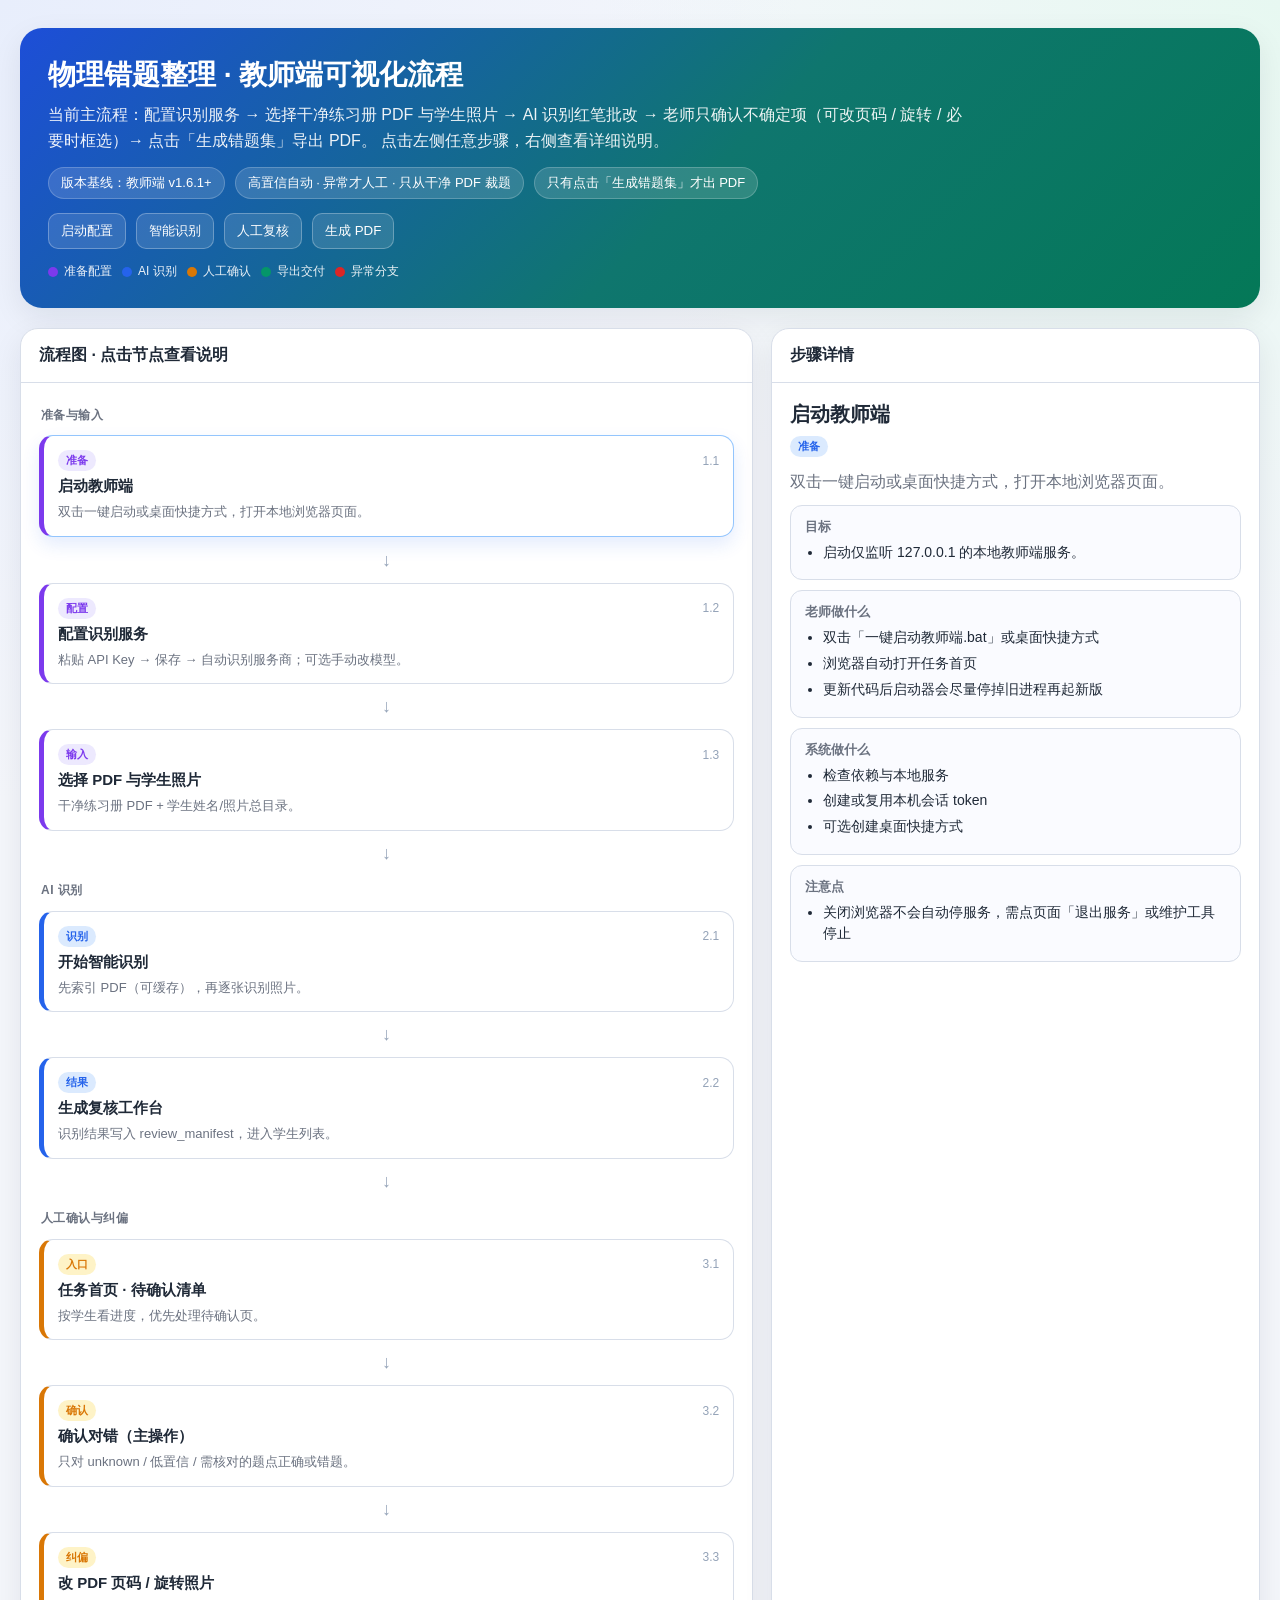
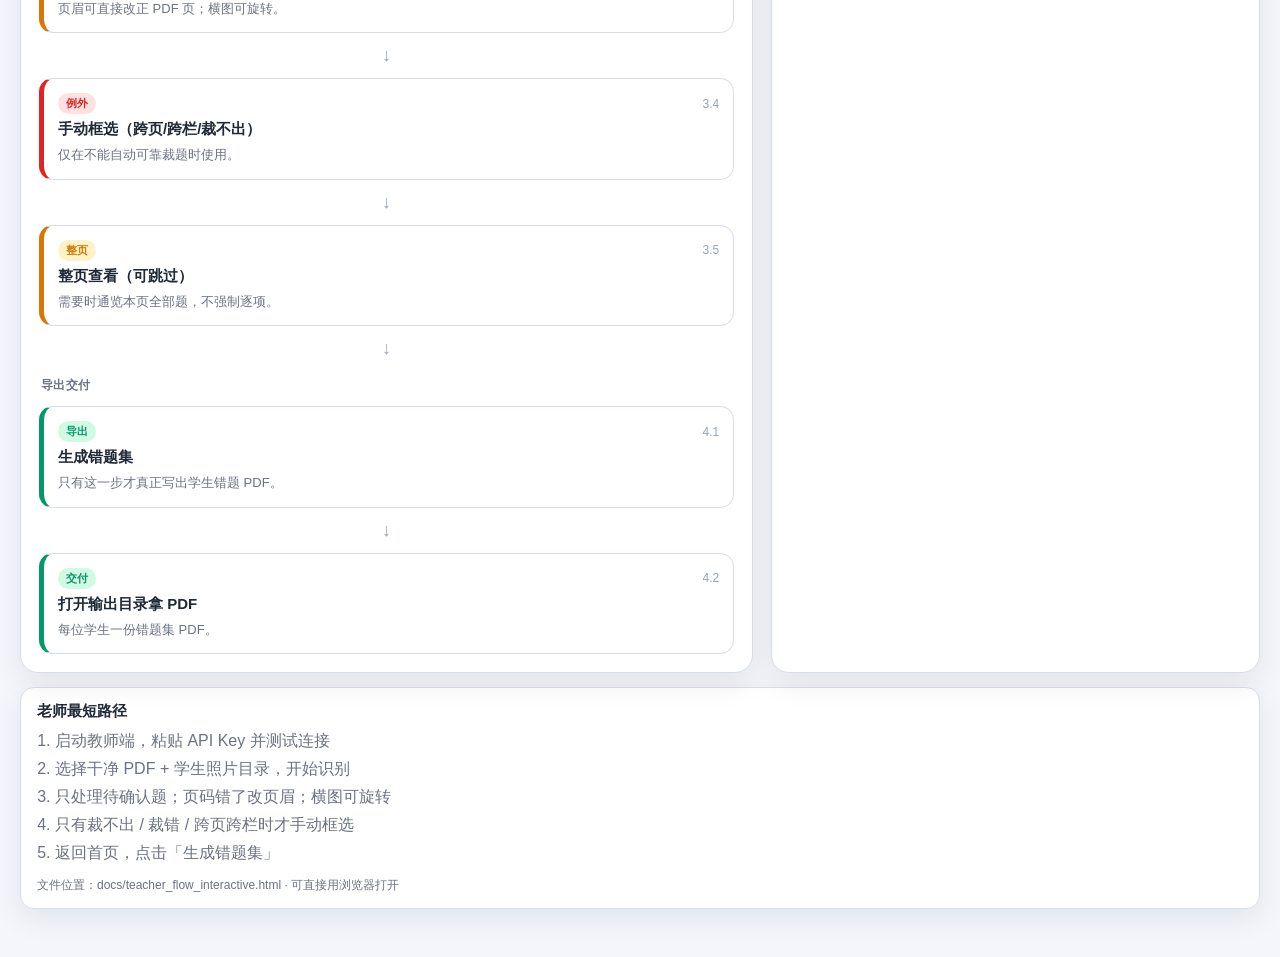
<file: docs/teacher_flow_interactive.html>
<!DOCTYPE html>
<html lang="zh-CN">
<head>
<meta charset="utf-8" />
<meta name="viewport" content="width=device-width, initial-scale=1" />
<title>物理错题整理 · 教师端流程（可交互）</title>
<style>
:root{
  --bg:#f4f6fb;--card:#fff;--ink:#1f2937;--muted:#6b7280;--line:#d8dee9;
  --blue:#2563eb;--blue-soft:#dbeafe;--green:#059669;--green-soft:#d1fae5;
  --amber:#d97706;--amber-soft:#fef3c7;--red:#dc2626;--red-soft:#fee2e2;
  --purple:#7c3aed;--purple-soft:#ede9fe;--shadow:0 10px 30px rgba(15,23,42,.08);
}
*{box-sizing:border-box}
body{
  margin:0;
  font-family:-apple-system,BlinkMacSystemFont,"Segoe UI","Microsoft YaHei UI",sans-serif;
  color:var(--ink);
  background:radial-gradient(circle at top left,#e8eefc 0,transparent 28%),
             radial-gradient(circle at top right,#e7f8f1 0,transparent 24%),var(--bg);
}
.wrap{max-width:1280px;margin:0 auto;padding:28px 20px 48px}
.hero{
  background:linear-gradient(135deg,#1d4ed8,#0f766e 55%,#047857);
  color:#fff;border-radius:22px;padding:28px;box-shadow:var(--shadow);margin-bottom:20px;
}
.hero h1{margin:0 0 8px;font-size:28px}
.hero p{margin:0;opacity:.92;line-height:1.6;max-width:920px}
.meta,.toolbar,.legend{display:flex;flex-wrap:wrap;gap:10px;margin-top:14px}
.pill{
  background:rgba(255,255,255,.14);border:1px solid rgba(255,255,255,.2);
  border-radius:999px;padding:6px 12px;font-size:13px;
}
button.tool{
  border:1px solid rgba(255,255,255,.28);background:rgba(255,255,255,.12);
  color:#fff;border-radius:10px;padding:8px 12px;cursor:pointer;
}
button.tool:hover{background:rgba(255,255,255,.2)}
.legend span{display:inline-flex;align-items:center;gap:6px;font-size:12px;color:rgba(255,255,255,.92)}
.dot{width:10px;height:10px;border-radius:50%;display:inline-block}
.layout{display:grid;grid-template-columns:1.35fr .9fr;gap:18px}
@media(max-width:980px){.layout{grid-template-columns:1fr}}
.panel{background:var(--card);border:1px solid var(--line);border-radius:18px;box-shadow:var(--shadow)}
.panel h2{margin:0;padding:16px 18px;border-bottom:1px solid var(--line);font-size:16px}
.flow{padding:18px;display:grid;gap:12px}
.lane-title{font-size:12px;font-weight:700;color:var(--muted);letter-spacing:.04em;margin:6px 2px 0}
.node{
  border:1px solid var(--line);border-left:5px solid var(--blue);border-radius:14px;
  padding:14px;background:#fff;cursor:pointer;transition:.15s;
}
.node:hover,.node.active{transform:translateY(-1px);box-shadow:0 8px 18px rgba(37,99,235,.12);border-color:#93c5fd}
.node.setup{border-left-color:var(--purple)}
.node.review{border-left-color:var(--amber)}
.node.export{border-left-color:var(--green)}
.node.warn{border-left-color:var(--red)}
.kicker{display:flex;justify-content:space-between;gap:10px;align-items:center;margin-bottom:6px}
.tag{font-size:11px;font-weight:700;padding:3px 8px;border-radius:999px;background:var(--blue-soft);color:var(--blue)}
.node.setup .tag{background:var(--purple-soft);color:var(--purple)}
.node.review .tag{background:var(--amber-soft);color:var(--amber)}
.node.export .tag{background:var(--green-soft);color:var(--green)}
.node.warn .tag{background:var(--red-soft);color:var(--red)}
.node h3{margin:0 0 6px;font-size:15px}
.node p{margin:0;color:var(--muted);font-size:13px;line-height:1.5}
.arrow{text-align:center;color:#94a3b8;font-size:18px;user-select:none}
.detail{padding:18px}
.detail .empty{color:var(--muted);font-size:14px;line-height:1.6}
.detail h3{margin:0 0 8px;font-size:20px}
.badge-row{display:flex;flex-wrap:wrap;gap:8px;margin-bottom:12px}
.section{border:1px solid var(--line);border-radius:12px;padding:12px 14px;margin-top:10px;background:#fafbff}
.section h4{margin:0 0 6px;font-size:13px;color:var(--muted)}
.detail ul{margin:0;padding-left:18px}
.detail li{margin:4px 0;line-height:1.55;font-size:14px}
.mini{margin-top:14px;padding:14px 16px;border-radius:14px;background:#fff;border:1px solid var(--line);box-shadow:var(--shadow)}
.mini h2{margin:0 0 8px;font-size:15px}
.mini ol{margin:0;padding-left:18px;color:var(--muted)}
.mini li{margin:4px 0;line-height:1.5}
.foot{margin-top:12px;color:var(--muted);font-size:12px}
</style>
</head>
<body>
<div class="wrap">
  <section class="hero">
    <h1>物理错题整理 · 教师端可视化流程</h1>
    <p>
      当前主流程：配置识别服务 → 选择干净练习册 PDF 与学生照片 → AI 识别红笔批改 →
      老师只确认不确定项（可改页码 / 旋转 / 必要时框选）→ 点击「生成错题集」导出 PDF。
      点击左侧任意步骤，右侧查看详细说明。
    </p>
    <div class="meta">
      <div class="pill">版本基线：教师端 v1.6.1+</div>
      <div class="pill">高置信自动 · 异常才人工 · 只从干净 PDF 裁题</div>
      <div class="pill">只有点击「生成错题集」才出 PDF</div>
    </div>
    <div class="toolbar">
      <button class="tool" data-jump="s1">启动配置</button>
      <button class="tool" data-jump="s4">智能识别</button>
      <button class="tool" data-jump="s7">人工复核</button>
      <button class="tool" data-jump="s11">生成 PDF</button>
    </div>
    <div class="legend">
      <span><i class="dot" style="background:var(--purple)"></i>准备配置</span>
      <span><i class="dot" style="background:var(--blue)"></i>AI 识别</span>
      <span><i class="dot" style="background:var(--amber)"></i>人工确认</span>
      <span><i class="dot" style="background:var(--green)"></i>导出交付</span>
      <span><i class="dot" style="background:var(--red)"></i>异常分支</span>
    </div>
  </section>

  <div class="layout">
    <section class="panel">
      <h2>流程图 · 点击节点查看说明</h2>
      <div class="flow" id="flow"></div>
    </section>
    <aside class="panel">
      <h2>步骤详情</h2>
      <div class="detail" id="detail">
        <div class="empty">点击左侧任意流程节点，这里显示该步骤的目标、老师操作、系统行为和注意点。</div>
      </div>
    </aside>
  </div>

  <section class="mini">
    <h2>老师最短路径</h2>
    <ol>
      <li>启动教师端，粘贴 API Key 并测试连接</li>
      <li>选择干净 PDF + 学生照片目录，开始识别</li>
      <li>只处理待确认题；页码错了改页眉；横图可旋转</li>
      <li>只有裁不出 / 裁错 / 跨页跨栏时才手动框选</li>
      <li>返回首页，点击「生成错题集」</li>
    </ol>
    <div class="foot">文件位置：docs/teacher_flow_interactive.html · 可直接用浏览器打开</div>
  </section>
</div>

<script>
const steps = [
  {
    id:"s1", type:"setup", tag:"准备", title:"启动教师端",
    summary:"双击一键启动或桌面快捷方式，打开本地浏览器页面。",
    goal:"启动仅监听 127.0.0.1 的本地教师端服务。",
    teacher:["双击「一键启动教师端.bat」或桌面快捷方式","浏览器自动打开任务首页","更新代码后启动器会尽量停掉旧进程再起新版"],
    system:["检查依赖与本地服务","创建或复用本机会话 token","可选创建桌面快捷方式"],
    notes:["关闭浏览器不会自动停服务，需点页面「退出服务」或维护工具停止"]
  },
  {
    id:"s2", type:"setup", tag:"配置", title:"配置识别服务",
    summary:"粘贴 API Key → 保存 → 自动识别服务商；可选手动改模型。",
    goal:"让系统能调用视觉模型识别红笔批改。",
    teacher:["粘贴 API Key 并保存","确认服务商/模型（Google 推荐 gemini-3.5-flash）","点击测试连接"],
    system:["Key 用 Windows DPAPI 本机加密保存","按 Key 形态推断服务商","连接测试验证可用性"],
    notes:["Google 2.5 系列对新用户可能 404，优先 3.x","密钥不要提交到 Git"]
  },
  {
    id:"s3", type:"setup", tag:"输入", title:"选择 PDF 与学生照片",
    summary:"干净练习册 PDF + 学生姓名/照片总目录。",
    goal:"确定识别素材与最终裁题来源。",
    teacher:["选择干净练习册 PDF","选择学生照片总目录","可选指定输出根目录","预检后勾选要处理的学生"],
    system:["扫描学生文件夹与照片数","估算 API 预算：PDF索引 + 照片识别","显示是否命中 PDF 索引缓存"],
    notes:["最终错题内容只来自干净 PDF，不从学生照片裁最终题"]
  },
  {
    id:"s4", type:"ai", tag:"识别", title:"开始智能识别",
    summary:"先索引 PDF（可缓存），再逐张识别照片。",
    goal:"自动得到页码、题号、对错/unknown、置信度。",
    teacher:["确认学生范围后再次点击开始","观察进度与 API 次数","预算用尽可追加后继续"],
    system:["读照片时尽量按 EXIF 先转正","同一 PDF 首次建索引并缓存；再次同 PDF 索引 0 次","每张照片至少 1 次识别，必要时加页校验","高置信自动 decision；unknown/低置信留给老师"],
    notes:["例如 67 页 PDF 首次约 34 次索引 + 5 张照片；缓存后约 5 次"]
  },
  {
    id:"s5", type:"ai", tag:"结果", title:"生成复核工作台",
    summary:"识别结果写入 review_manifest，进入学生列表。",
    goal:"把 AI 结果变成老师可确认、可修改的任务。",
    teacher:["在学生列表查看待确认数","点学生进入复核"],
    system:["写入 _cache/学生/review_manifest.json","保留照片锚点用于复核标注","标记裁切状态：可自动 / 需改题号 / 需框选"],
    notes:["此时通常还不生成最终 PDF"]
  },
  {
    id:"s6", type:"review", tag:"入口", title:"任务首页 · 待确认清单",
    summary:"按学生看进度，优先处理待确认页。",
    goal:"让老师把时间花在异常项，而不是全量重判。",
    teacher:["筛选「待确认」","进入需要处理的学生","处理完返回首页点生成"],
    system:["统计学生/照片/待确认页/已完成","只要有 output_dir 就显示「生成错题集」按钮"],
    notes:["按钮不再只在识别刚结束时出现"]
  },
  {
    id:"s7", type:"review", tag:"确认", title:"确认对错（主操作）",
    summary:"只对 unknown / 低置信 / 需核对的题点正确或错题。",
    goal:"决定哪些题进入错题本。",
    teacher:["看照片标注与题号","点 ✓ 正确 或 × 错题","可改题号"],
    system:["立即写入 manifest","只记录，不立刻重建 PDF","支持撤销上一次判定"],
    notes:["高置信结果通常已自动填好"]
  },
  {
    id:"s8", type:"review", tag:"纠偏", title:"改 PDF 页码 / 旋转照片",
    summary:"页眉可直接改正 PDF 页；横图可旋转。",
    goal:"让本页题目对齐正确练习册页，并正对老师查看。",
    teacher:["页眉「PDF 第 X 页」直接改数字并回车","横图点 ↺ / ↻ 旋转到正向","旋转后标记位置跟随，符号保持正向"],
    system:["改页会同步同照片其他题的页码","自动题改为按新页+各自题号裁切","已手动框选题保留几何，只更新页信息"],
    notes:["改页通常比逐题手动框更高效"]
  },
  {
    id:"s9", type:"warn", tag:"例外", title:"手动框选（跨页/跨栏/裁不出）",
    summary:"仅在不能自动可靠裁题时使用。",
    goal:"告诉系统这道题在干净 PDF 的准确区域。",
    teacher:["点「在干净 PDF 上框选」","拖框 → 添加当前框","跨页/跨栏继续添加片段","保存框选"],
    system:["保存 manual_segments","若框选页与原识别页不同，同步整页其他题页码","导出时优先使用手动框"],
    notes:["可自动裁切的题不用框","框的是干净 PDF，不是学生照片","只有判为错题的才会进最终 PDF"]
  },
  {
    id:"s10", type:"review", tag:"整页", title:"整页查看（可跳过）",
    summary:"需要时通览本页全部题，不强制逐项。",
    goal:"给老师最后一眼检查机会。",
    teacher:["切换「整页查看」","可跳过未确认并继续","全部页处理完返回列表"],
    system:["完成本页只标记 review_completed","PDF 仍延迟到最终生成"],
    notes:["这是质量放行，不是全量重做"]
  },
  {
    id:"s11", type:"export", tag:"导出", title:"生成错题集",
    summary:"只有这一步才真正写出学生错题 PDF。",
    goal:"按当前确认结果，从干净 PDF 裁题导出。",
    teacher:["回任务首页","点「生成错题集」","若还有未完成页，可去处理或按当前结果生成"],
    system:["优先：手动框选 > 页码+题号索引 > reference_bbox 兜底","只导出 decision=wrong 的题","未完成页默认拦截，避免误清状态"],
    notes:["改判定/改页/框选后需再点生成才会更新 PDF"]
  },
  {
    id:"s12", type:"export", tag:"交付", title:"打开输出目录拿 PDF",
    summary:"每位学生一份错题集 PDF。",
    goal:"交付可用结果。",
    teacher:["点打开输出目录","检查 PDF 内容是否正确"],
    system:["输出如：学生名/学生名_物理错题集.pdf","保留 review_manifest 便于继续修改"],
    notes:["同 PDF 下次识别会复用索引缓存，显著减少调用"]
  }
];

const flow = document.getElementById("flow");
const detail = document.getElementById("detail");

function renderFlow() {
  const groups = [
    ["准备与输入", ["s1","s2","s3"]],
    ["AI 识别", ["s4","s5"]],
    ["人工确认与纠偏", ["s6","s7","s8","s9","s10"]],
    ["导出交付", ["s11","s12"]]
  ];
  flow.innerHTML = "";
  groups.forEach((group, gi) => {
    const lane = document.createElement("div");
    lane.className = "lane-title";
    lane.textContent = group[0];
    flow.appendChild(lane);
    group[1].forEach((id, idx) => {
      const step = steps.find(s => s.id === id);
      const node = document.createElement("article");
      node.className = "node " + step.type;
      node.dataset.id = step.id;
      node.innerHTML =
        '<div class="kicker"><span class="tag">' + step.tag +
        '</span><span style="font-size:12px;color:#94a3b8">' + (gi+1) + '.' + (idx+1) +
        '</span></div><h3>' + step.title + '</h3><p>' + step.summary + '</p>';
      node.onclick = () => select(step.id);
      flow.appendChild(node);
      if (!(gi === groups.length - 1 && idx === group[1].length - 1)) {
        const arrow = document.createElement("div");
        arrow.className = "arrow";
        arrow.textContent = "↓";
        flow.appendChild(arrow);
      }
    });
  });
}

function li(list) {
  return list.map(x => "<li>" + x + "</li>").join("");
}

function select(id) {
  const step = steps.find(s => s.id === id);
  document.querySelectorAll(".node").forEach(n => n.classList.toggle("active", n.dataset.id === id));
  detail.innerHTML =
    "<h3>" + step.title + "</h3>" +
    '<div class="badge-row"><span class="tag">' + step.tag + "</span></div>" +
    '<p style="margin:0 0 8px;color:var(--muted);line-height:1.6">' + step.summary + "</p>" +
    '<div class="section"><h4>目标</h4><ul><li>' + step.goal + "</li></ul></div>" +
    '<div class="section"><h4>老师做什么</h4><ul>' + li(step.teacher) + "</ul></div>" +
    '<div class="section"><h4>系统做什么</h4><ul>' + li(step.system) + "</ul></div>" +
    '<div class="section"><h4>注意点</h4><ul>' + li(step.notes) + "</ul></div>";
  history.replaceState(null, "", "#" + id);
}

document.querySelectorAll("[data-jump]").forEach(btn => {
  btn.onclick = () => {
    select(btn.dataset.jump);
    document.querySelector('[data-id="' + btn.dataset.jump + '"]')?.scrollIntoView({behavior:"smooth", block:"center"});
  };
});

renderFlow();
const initial = location.hash.replace("#", "") || "s1";
select(steps.some(s => s.id === initial) ? initial : "s1");
</script>
</body>
</html>
</file>
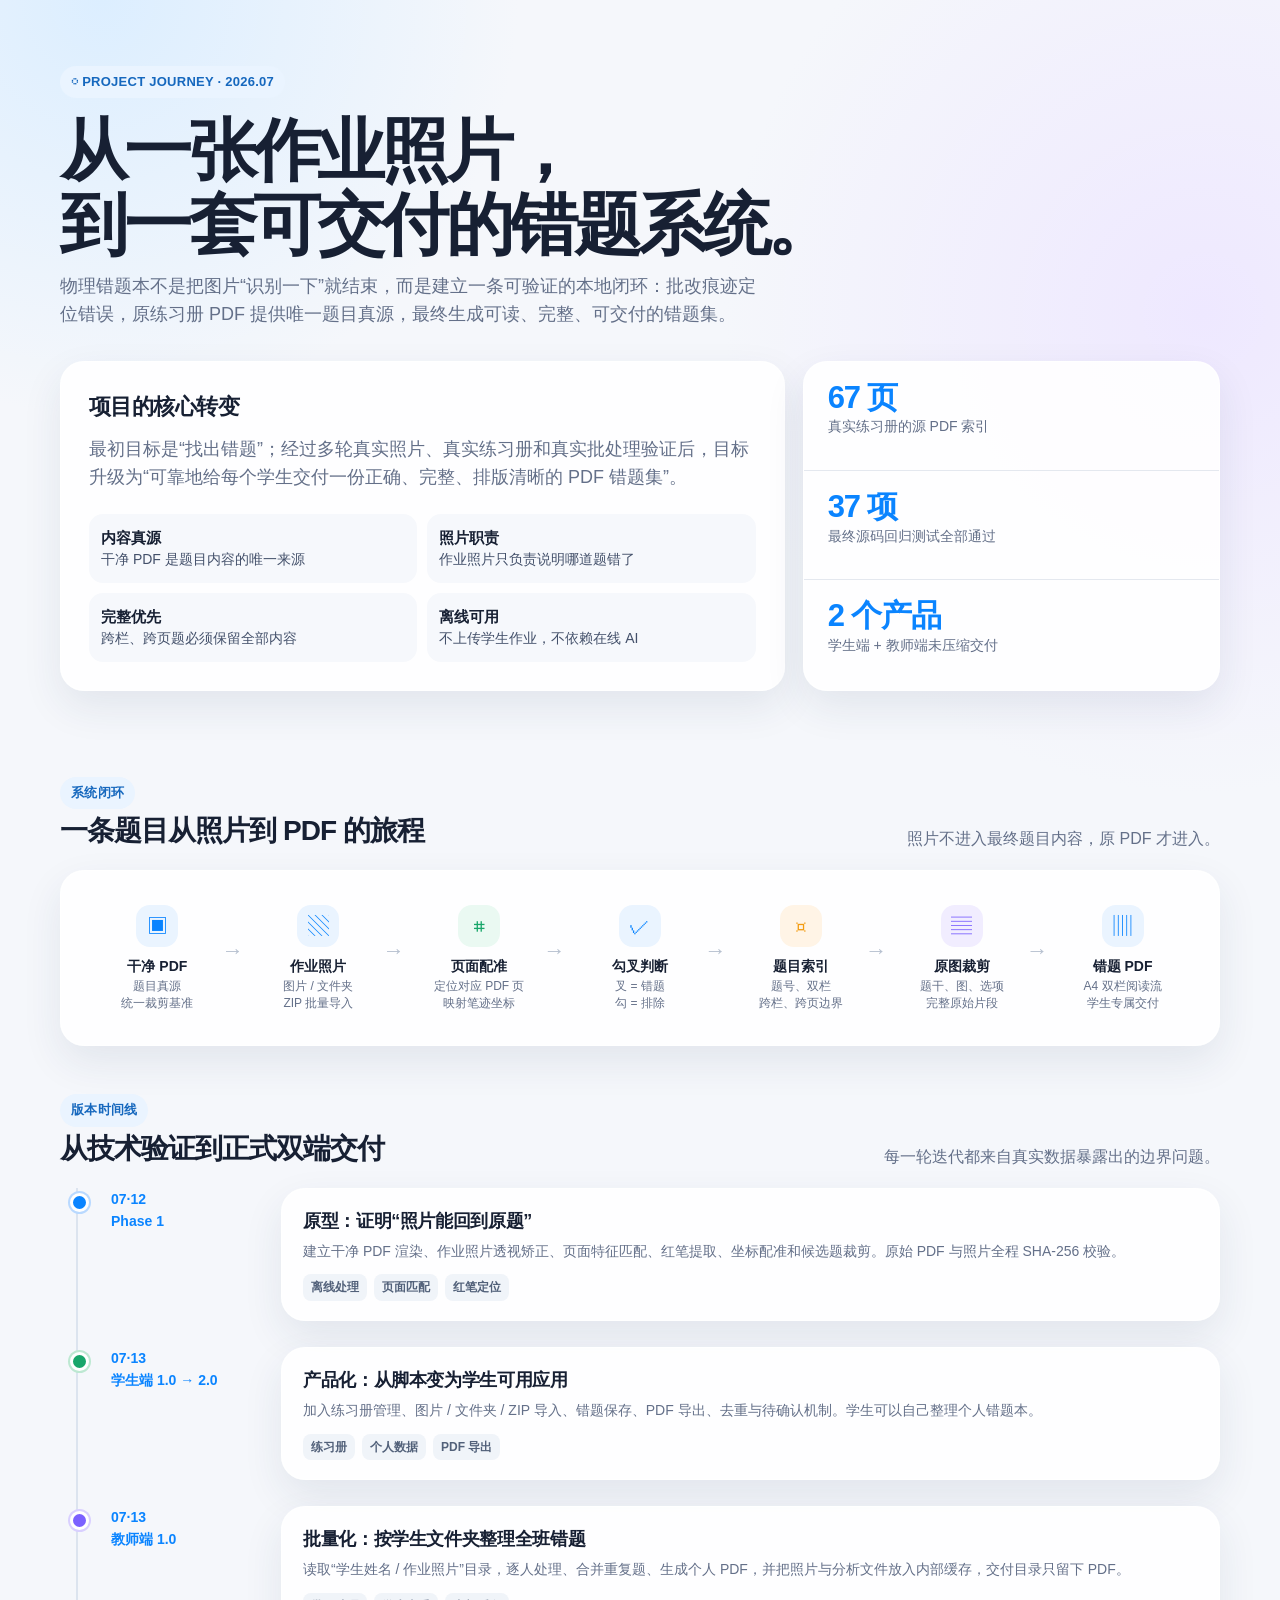
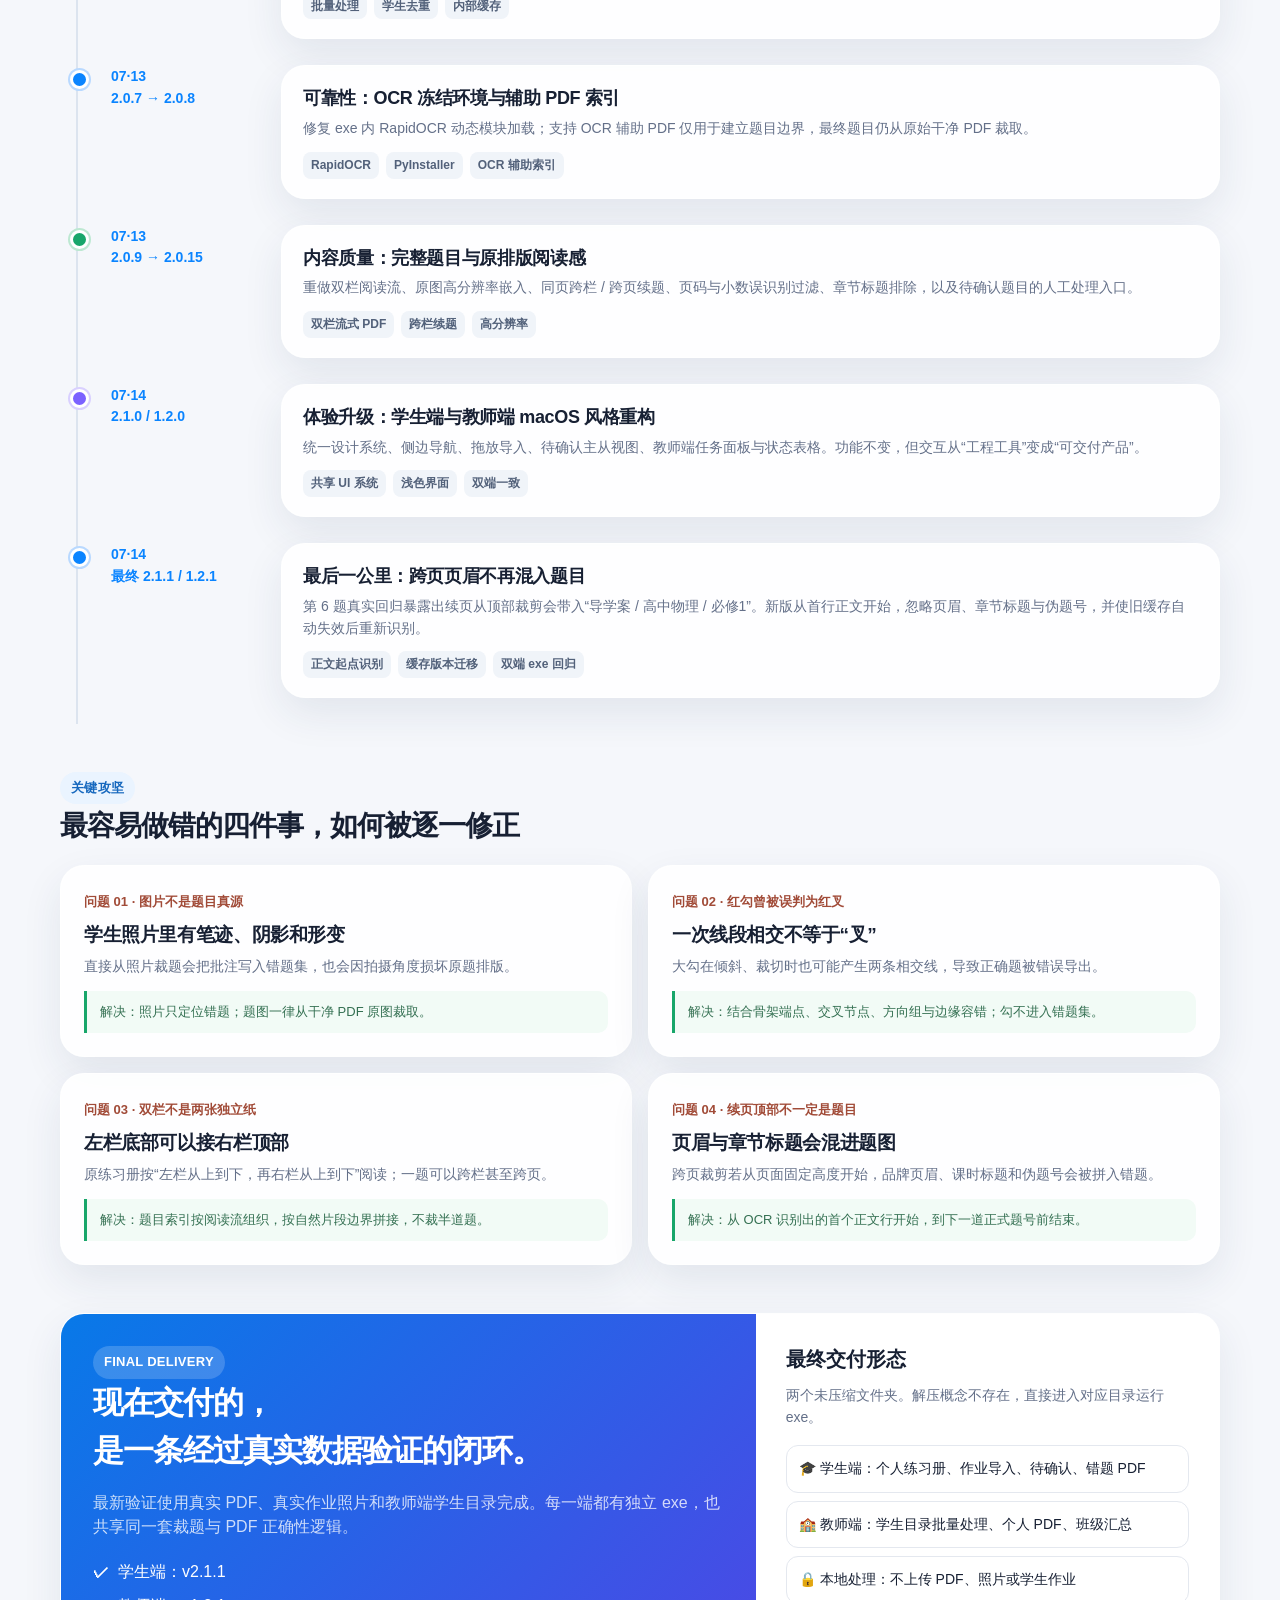
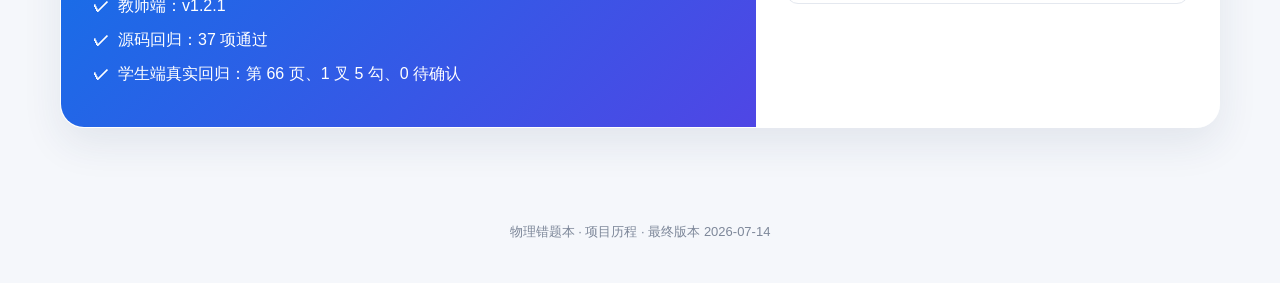
<file: docs/项目历程_错题本.html>
<!doctype html>
<html lang="zh-CN">
<head>
  <meta charset="utf-8">
  <meta name="viewport" content="width=device-width, initial-scale=1">
  <title>物理错题本 · 项目历程</title>
  <style>
    :root {
      --ink: #172033;
      --muted: #647089;
      --line: #e4e8ef;
      --page: #f5f7fb;
      --card: rgba(255, 255, 255, .88);
      --blue: #0a84ff;
      --blue-soft: #eaf4ff;
      --green: #18a66a;
      --orange: #f39c12;
      --purple: #7b61ff;
      --shadow: 0 16px 40px rgba(32, 54, 92, .09);
    }

    * { box-sizing: border-box; }
    html { scroll-behavior: smooth; }
    body {
      margin: 0;
      color: var(--ink);
      background:
        radial-gradient(circle at 8% 0%, #dceeff 0, transparent 26rem),
        radial-gradient(circle at 94% 9%, #eee8ff 0, transparent 30rem),
        var(--page);
      font-family: "SF Pro Display", "Segoe UI", "Microsoft YaHei UI", sans-serif;
      line-height: 1.55;
    }

    .shell { width: min(1160px, calc(100% - 40px)); margin: 0 auto; }
    .hero { padding: 66px 0 38px; }
    .eyebrow, .tag {
      display: inline-flex; align-items: center; gap: 8px;
      padding: 6px 11px; border-radius: 999px;
      color: #1668be; background: var(--blue-soft);
      font-size: 13px; font-weight: 700; letter-spacing: .02em;
    }
    h1 { margin: 16px 0 12px; font-size: clamp(37px, 7vw, 68px); line-height: 1.08; letter-spacing: -.055em; }
    .hero p { max-width: 700px; margin: 0; color: var(--muted); font-size: 18px; }
    .hero-grid { display: grid; grid-template-columns: 1.65fr .95fr; gap: 18px; margin-top: 32px; }
    .glass, .card {
      border: 1px solid rgba(255,255,255,.8); background: var(--card);
      box-shadow: var(--shadow); border-radius: 24px;
    }
    .story-card { padding: 28px; min-height: 240px; }
    .story-card h2 { margin: 0 0 12px; font-size: 22px; letter-spacing: -.025em; }
    .story-card p { margin: 0; color: var(--muted); }
    .principles { display: grid; grid-template-columns: 1fr 1fr; gap: 10px; margin-top: 22px; }
    .principle { padding: 12px; border-radius: 14px; background: #f6f8fc; font-size: 14px; color: #43506a; }
    .principle b { display: block; color: var(--ink); font-size: 15px; }
    .numbers { display: grid; grid-template-rows: repeat(3, 1fr); overflow: hidden; }
    .metric { padding: 20px 24px; border-bottom: 1px solid var(--line); }
    .metric:last-child { border-bottom: 0; }
    .metric strong { display: block; color: var(--blue); font-size: 31px; line-height: 1.05; letter-spacing: -.04em; }
    .metric span { color: var(--muted); font-size: 14px; }

    main { padding-bottom: 70px; }
    section { margin-top: 48px; }
    .section-title { display: flex; justify-content: space-between; align-items: end; gap: 16px; margin-bottom: 18px; }
    h2 { margin: 0; font-size: 28px; letter-spacing: -.035em; }
    .section-title p { margin: 0; color: var(--muted); }

    .flow { display: grid; grid-template-columns: repeat(7, 1fr); gap: 8px; padding: 20px; }
    .flow-step { position: relative; min-height: 120px; padding: 14px 8px; text-align: center; }
    .flow-step:not(:last-child)::after {
      content: "→"; position: absolute; right: -10px; top: 43px;
      color: #b7c1d0; font-size: 22px; z-index: 2;
    }
    .flow-icon { width: 42px; height: 42px; display: grid; place-items: center; margin: 0 auto 9px; border-radius: 14px; background: var(--blue-soft); color: var(--blue); font-size: 21px; }
    .flow-step:nth-child(3) .flow-icon { background: #eaf9f2; color: var(--green); }
    .flow-step:nth-child(5) .flow-icon { background: #fff4e6; color: var(--orange); }
    .flow-step:nth-child(6) .flow-icon { background: #f1edff; color: var(--purple); }
    .flow-step b { display: block; font-size: 14px; }
    .flow-step span { display: block; color: var(--muted); font-size: 12px; line-height: 1.4; }

    .timeline { position: relative; margin-left: 16px; padding-left: 33px; border-left: 2px solid #dce4ef; }
    .milestone { position: relative; display: grid; grid-template-columns: 150px 1fr; gap: 20px; padding: 0 0 26px; }
    .milestone::before { content: ""; position: absolute; width: 13px; height: 13px; border: 3px solid white; border-radius: 50%; left: -41px; top: 5px; background: var(--blue); box-shadow: 0 0 0 2px #b9d9ff; }
    .milestone:nth-child(3n+2)::before { background: var(--green); box-shadow: 0 0 0 2px #bde8d2; }
    .milestone:nth-child(3n)::before { background: var(--purple); box-shadow: 0 0 0 2px #d9d0ff; }
    .when { padding-top: 1px; color: var(--blue); font-size: 14px; font-weight: 800; }
    .milestone .card { padding: 19px 21px; }
    .milestone h3 { margin: 0 0 5px; font-size: 18px; letter-spacing: -.02em; }
    .milestone p { margin: 0; color: var(--muted); font-size: 14px; }
    .chips { display: flex; flex-wrap: wrap; gap: 7px; margin-top: 12px; }
    .chip { padding: 4px 8px; border-radius: 8px; background: #f0f4f9; color: #52617a; font-size: 12px; font-weight: 650; }

    .challenge-grid { display: grid; grid-template-columns: repeat(2, 1fr); gap: 16px; }
    .challenge { padding: 23px; }
    .challenge .problem { color: #a14b38; font-size: 13px; font-weight: 800; }
    .challenge h3 { margin: 6px 0; font-size: 19px; letter-spacing: -.02em; }
    .challenge p { margin: 0; color: var(--muted); font-size: 14px; }
    .solution { margin-top: 14px; padding: 11px 13px; border-left: 3px solid var(--green); border-radius: 0 10px 10px 0; background: #f2fbf6; color: #347052; font-size: 13px; }

    .final { display: grid; grid-template-columns: 1.2fr .8fr; overflow: hidden; }
    .final-main { padding: 32px; background: linear-gradient(135deg, #0879e8, #4f46e5); color: white; }
    .final-main h2 { font-size: 31px; }
    .final-main p { color: rgba(255,255,255,.78); }
    .final-list { margin: 20px 0 0; padding: 0; list-style: none; }
    .final-list li { margin: 9px 0; }
    .final-list li::before { content: "✓"; margin-right: 9px; font-weight: 900; }
    .delivery { padding: 30px; background: rgba(255,255,255,.94); }
    .delivery h3 { margin: 0 0 10px; font-size: 20px; }
    .delivery p { margin: 0 0 16px; color: var(--muted); font-size: 14px; }
    .delivery-item { margin: 8px 0; padding: 12px; border: 1px solid var(--line); border-radius: 12px; font-size: 14px; }
    footer { padding: 24px 0 40px; color: #7d8799; font-size: 13px; text-align: center; }

    @media (max-width: 800px) {
      .hero { padding-top: 38px; }
      .hero-grid, .final, .challenge-grid { grid-template-columns: 1fr; }
      .flow { grid-template-columns: repeat(2, 1fr); }
      .flow-step:not(:last-child)::after { display: none; }
      .milestone { grid-template-columns: 1fr; gap: 5px; }
      .when { font-size: 13px; }
      .section-title { display: block; }
      .section-title p { margin-top: 6px; }
    }

    @media print {
      body { background: white; }
      .shell { width: 100%; }
      .hero { padding-top: 15mm; }
      .glass, .card { box-shadow: none; break-inside: avoid; }
      section { break-inside: avoid; }
    }
  </style>
</head>
<body>
  <header class="shell hero">
    <span class="eyebrow">◌ PROJECT JOURNEY · 2026.07</span>
    <h1>从一张作业照片，<br>到一套可交付的错题系统。</h1>
    <p>物理错题本不是把图片“识别一下”就结束，而是建立一条可验证的本地闭环：批改痕迹定位错误，原练习册 PDF 提供唯一题目真源，最终生成可读、完整、可交付的错题集。</p>

    <div class="hero-grid">
      <article class="glass story-card">
        <h2>项目的核心转变</h2>
        <p>最初目标是“找出错题”；经过多轮真实照片、真实练习册和真实批处理验证后，目标升级为“可靠地给每个学生交付一份正确、完整、排版清晰的 PDF 错题集”。</p>
        <div class="principles">
          <div class="principle"><b>内容真源</b>干净 PDF 是题目内容的唯一来源</div>
          <div class="principle"><b>照片职责</b>作业照片只负责说明哪道题错了</div>
          <div class="principle"><b>完整优先</b>跨栏、跨页题必须保留全部内容</div>
          <div class="principle"><b>离线可用</b>不上传学生作业，不依赖在线 AI</div>
        </div>
      </article>
      <aside class="glass numbers">
        <div class="metric"><strong>67 页</strong><span>真实练习册的源 PDF 索引</span></div>
        <div class="metric"><strong>37 项</strong><span>最终源码回归测试全部通过</span></div>
        <div class="metric"><strong>2 个产品</strong><span>学生端 + 教师端未压缩交付</span></div>
      </aside>
    </div>
  </header>

  <main class="shell">
    <section>
      <div class="section-title">
        <div><span class="tag">系统闭环</span><h2>一条题目从照片到 PDF 的旅程</h2></div>
        <p>照片不进入最终题目内容，原 PDF 才进入。</p>
      </div>
      <div class="glass flow">
        <div class="flow-step"><div class="flow-icon">▣</div><b>干净 PDF</b><span>题目真源<br>统一裁剪基准</span></div>
        <div class="flow-step"><div class="flow-icon">▧</div><b>作业照片</b><span>图片 / 文件夹<br>ZIP 批量导入</span></div>
        <div class="flow-step"><div class="flow-icon">⌗</div><b>页面配准</b><span>定位对应 PDF 页<br>映射笔迹坐标</span></div>
        <div class="flow-step"><div class="flow-icon">✓</div><b>勾叉判断</b><span>叉 = 错题<br>勾 = 排除</span></div>
        <div class="flow-step"><div class="flow-icon">⌑</div><b>题目索引</b><span>题号、双栏<br>跨栏、跨页边界</span></div>
        <div class="flow-step"><div class="flow-icon">▤</div><b>原图裁剪</b><span>题干、图、选项<br>完整原始片段</span></div>
        <div class="flow-step"><div class="flow-icon">▥</div><b>错题 PDF</b><span>A4 双栏阅读流<br>学生专属交付</span></div>
      </div>
    </section>

    <section>
      <div class="section-title">
        <div><span class="tag">版本时间线</span><h2>从技术验证到正式双端交付</h2></div>
        <p>每一轮迭代都来自真实数据暴露出的边界问题。</p>
      </div>
      <div class="timeline">
        <article class="milestone">
          <div class="when">07·12<br>Phase 1</div>
          <div class="card"><h3>原型：证明“照片能回到原题”</h3><p>建立干净 PDF 渲染、作业照片透视矫正、页面特征匹配、红笔提取、坐标配准和候选题裁剪。原始 PDF 与照片全程 SHA-256 校验。</p><div class="chips"><span class="chip">离线处理</span><span class="chip">页面匹配</span><span class="chip">红笔定位</span></div></div>
        </article>
        <article class="milestone">
          <div class="when">07·13<br>学生端 1.0 → 2.0</div>
          <div class="card"><h3>产品化：从脚本变为学生可用应用</h3><p>加入练习册管理、图片 / 文件夹 / ZIP 导入、错题保存、PDF 导出、去重与待确认机制。学生可以自己整理个人错题本。</p><div class="chips"><span class="chip">练习册</span><span class="chip">个人数据</span><span class="chip">PDF 导出</span></div></div>
        </article>
        <article class="milestone">
          <div class="when">07·13<br>教师端 1.0</div>
          <div class="card"><h3>批量化：按学生文件夹整理全班错题</h3><p>读取“学生姓名 / 作业照片”目录，逐人处理、合并重复题、生成个人 PDF，并把照片与分析文件放入内部缓存，交付目录只留下 PDF。</p><div class="chips"><span class="chip">批量处理</span><span class="chip">学生去重</span><span class="chip">内部缓存</span></div></div>
        </article>
        <article class="milestone">
          <div class="when">07·13<br>2.0.7 → 2.0.8</div>
          <div class="card"><h3>可靠性：OCR 冻结环境与辅助 PDF 索引</h3><p>修复 exe 内 RapidOCR 动态模块加载；支持 OCR 辅助 PDF 仅用于建立题目边界，最终题目仍从原始干净 PDF 裁取。</p><div class="chips"><span class="chip">RapidOCR</span><span class="chip">PyInstaller</span><span class="chip">OCR 辅助索引</span></div></div>
        </article>
        <article class="milestone">
          <div class="when">07·13<br>2.0.9 → 2.0.15</div>
          <div class="card"><h3>内容质量：完整题目与原排版阅读感</h3><p>重做双栏阅读流、原图高分辨率嵌入、同页跨栏 / 跨页续题、页码与小数误识别过滤、章节标题排除，以及待确认题目的人工处理入口。</p><div class="chips"><span class="chip">双栏流式 PDF</span><span class="chip">跨栏续题</span><span class="chip">高分辨率</span></div></div>
        </article>
        <article class="milestone">
          <div class="when">07·14<br>2.1.0 / 1.2.0</div>
          <div class="card"><h3>体验升级：学生端与教师端 macOS 风格重构</h3><p>统一设计系统、侧边导航、拖放导入、待确认主从视图、教师端任务面板与状态表格。功能不变，但交互从“工程工具”变成“可交付产品”。</p><div class="chips"><span class="chip">共享 UI 系统</span><span class="chip">浅色界面</span><span class="chip">双端一致</span></div></div>
        </article>
        <article class="milestone">
          <div class="when">07·14<br>最终 2.1.1 / 1.2.1</div>
          <div class="card"><h3>最后一公里：跨页页眉不再混入题目</h3><p>第 6 题真实回归暴露出续页从顶部裁剪会带入“导学案 / 高中物理 / 必修1”。新版从首行正文开始，忽略页眉、章节标题与伪题号，并使旧缓存自动失效后重新识别。</p><div class="chips"><span class="chip">正文起点识别</span><span class="chip">缓存版本迁移</span><span class="chip">双端 exe 回归</span></div></div>
        </article>
      </div>
    </section>

    <section>
      <div class="section-title">
        <div><span class="tag">关键攻坚</span><h2>最容易做错的四件事，如何被逐一修正</h2></div>
      </div>
      <div class="challenge-grid">
        <article class="card challenge"><span class="problem">问题 01 · 图片不是题目真源</span><h3>学生照片里有笔迹、阴影和形变</h3><p>直接从照片裁题会把批注写入错题集，也会因拍摄角度损坏原题排版。</p><div class="solution">解决：照片只定位错题；题图一律从干净 PDF 原图裁取。</div></article>
        <article class="card challenge"><span class="problem">问题 02 · 红勾曾被误判为红叉</span><h3>一次线段相交不等于“叉”</h3><p>大勾在倾斜、裁切时也可能产生两条相交线，导致正确题被错误导出。</p><div class="solution">解决：结合骨架端点、交叉节点、方向组与边缘容错；勾不进入错题集。</div></article>
        <article class="card challenge"><span class="problem">问题 03 · 双栏不是两张独立纸</span><h3>左栏底部可以接右栏顶部</h3><p>原练习册按“左栏从上到下，再右栏从上到下”阅读；一题可以跨栏甚至跨页。</p><div class="solution">解决：题目索引按阅读流组织，按自然片段边界拼接，不裁半道题。</div></article>
        <article class="card challenge"><span class="problem">问题 04 · 续页顶部不一定是题目</span><h3>页眉与章节标题会混进题图</h3><p>跨页裁剪若从页面固定高度开始，品牌页眉、课时标题和伪题号会被拼入错题。</p><div class="solution">解决：从 OCR 识别出的首个正文行开始，到下一道正式题号前结束。</div></article>
      </div>
    </section>

    <section class="glass final">
      <div class="final-main">
        <span class="eyebrow" style="background:rgba(255,255,255,.18);color:white">FINAL DELIVERY</span>
        <h2>现在交付的，<br>是一条经过真实数据验证的闭环。</h2>
        <p>最新验证使用真实 PDF、真实作业照片和教师端学生目录完成。每一端都有独立 exe，也共享同一套裁题与 PDF 正确性逻辑。</p>
        <ul class="final-list"><li>学生端：v2.1.1</li><li>教师端：v1.2.1</li><li>源码回归：37 项通过</li><li>学生端真实回归：第 66 页、1 叉 5 勾、0 待确认</li></ul>
      </div>
      <div class="delivery">
        <h3>最终交付形态</h3>
        <p>两个未压缩文件夹。解压概念不存在，直接进入对应目录运行 exe。</p>
        <div class="delivery-item">🎓 学生端：个人练习册、作业导入、待确认、错题 PDF</div>
        <div class="delivery-item">🏫 教师端：学生目录批量处理、个人 PDF、班级汇总</div>
        <div class="delivery-item">🔒 本地处理：不上传 PDF、照片或学生作业</div>
      </div>
    </section>
  </main>
  <footer class="shell">物理错题本 · 项目历程 · 最终版本 2026-07-14</footer>
</body>
</html>
</file>
